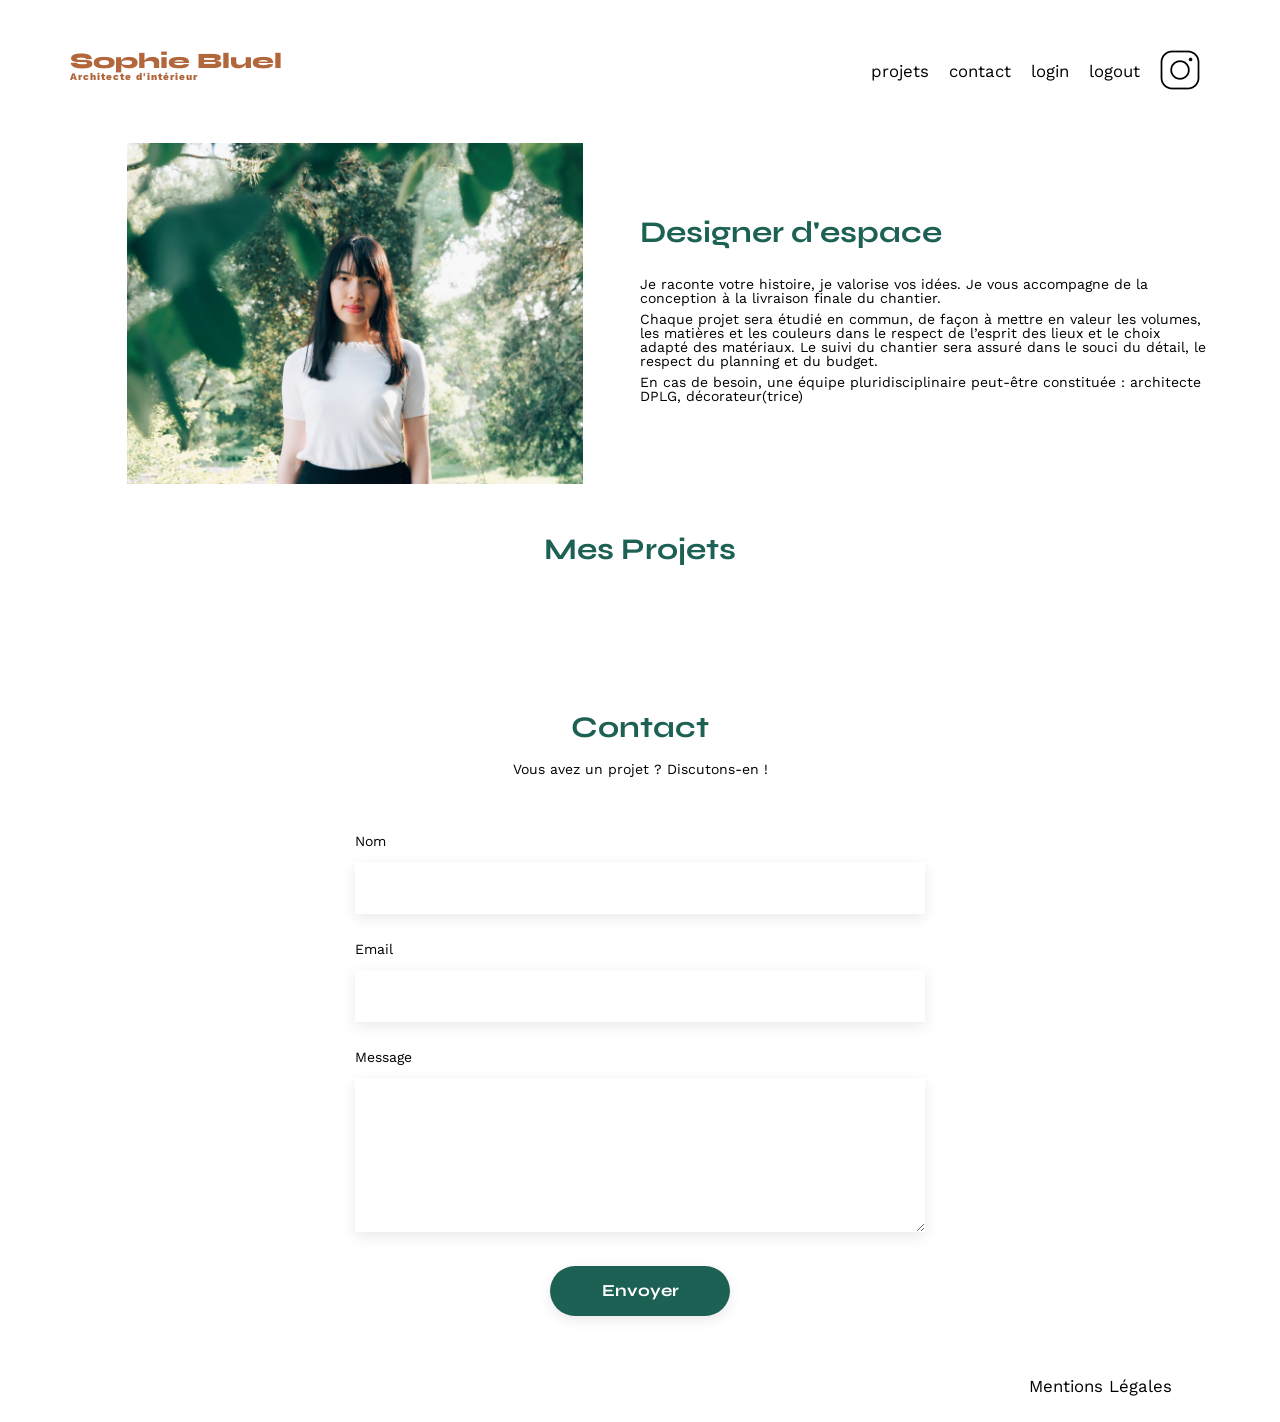
<file: index.html>
<!DOCTYPE html>
<html lang="fr">
<head>
	<meta charset="UTF-8">
	<title>Sophie Bluel - Architecte d'intérieur</title>
	<meta name="viewport" content="width=device-width, initial-scale=1.0">
	<link rel="preconnect" href="https://fonts.googleapis.com">
	<link rel="preconnect" href="https://fonts.gstatic.com" crossorigin>
	<link href="https://fonts.googleapis.com/css2?family=Syne:wght@700;800&family=Work+Sans&display=swap" rel="stylesheet">
	<link rel="stylesheet" href="https://cdnjs.cloudflare.com/ajax/libs/font-awesome/6.7.2/css/all.min.css">
	<meta name="description" content="">
	<link rel="stylesheet" href="./assets/style.css">
</head>
<body>
	<div class="hidden" id="banner">
		<i class="fa-regular fa-pen-to-square" aria-hidden="true"></i>
		Edition mode
	</div>
<header>
	<h1>Sophie Bluel <span>Architecte d'intérieur</span></h1>
	<nav>
		<ul>
			<li>projets</li>
			<li>contact</li>
			<li id="login"><a href="./login.html">login</a></li>
			<li id="logout" data-action="logout">logout</li>
			<li><img src="./assets/icons/instagram.png" alt="Instagram"></li>
		</ul>
	</nav>
</header>
<main>
	<section id="introduction">
		<figure>
			<img src="./assets/images/sophie-bluel.png" alt="">
		</figure>
		<article>
			<h2>Designer d'espace</h2>
			<p>Je raconte votre histoire, je valorise vos idées. Je vous accompagne de la conception à la livraison finale du chantier.</p>
			<p>Chaque projet sera étudié en commun, de façon à mettre en valeur les volumes, les matières et les couleurs dans le respect de l’esprit des lieux et le choix adapté des matériaux. Le suivi du chantier sera assuré dans le souci du détail, le respect du planning et du budget.</p>
			<p>En cas de besoin, une équipe pluridisciplinaire peut-être constituée : architecte DPLG, décorateur(trice)</p>
		</article>
	</section>
	<section id="portfolio">
		<div class="portfolio-heading">
			<h2>Mes Projets</h2>
			<a id="show-modal" data-action="open-modal" class="hidden">
				<i class="fa-regular fa-pen-to-square" aria-hidden="true"></i>
				modifier
			</a>
		</div>
		<div class="filters"></div>
		<div class="gallery"></div>

		<dialog id="edition-modal">

		</dialog>

		<template id="project-template">
			<figure>
				<img>
				<figcaption></figcaption>
			</figure>
		</template>

		<template id="category-template">
			<button class="filter-button" data-action="filter"></button>
		</template>
	</section>
	<section id="contact">
		<h2>Contact</h2>
		<p>Vous avez un projet ? Discutons-en !</p>
		<form action="#" method="post">
			<label for="name">Nom</label>
			<input type="text" name="name" id="name">
			<label for="email">Email</label>
			<input type="email" name="email" id="email">
			<label for="message">Message</label>
			<textarea name="message" id="message" cols="30" rows="10"></textarea>
			<input type="submit" value="Envoyer">
		</form>
	</section>
</main>

<footer>
	<nav>
		<ul>
			<li>Mentions Légales</li>
		</ul>
	</nav>
</footer>
<script src="./scripts/script.js" defer></script>
</body>
</html>
</file>
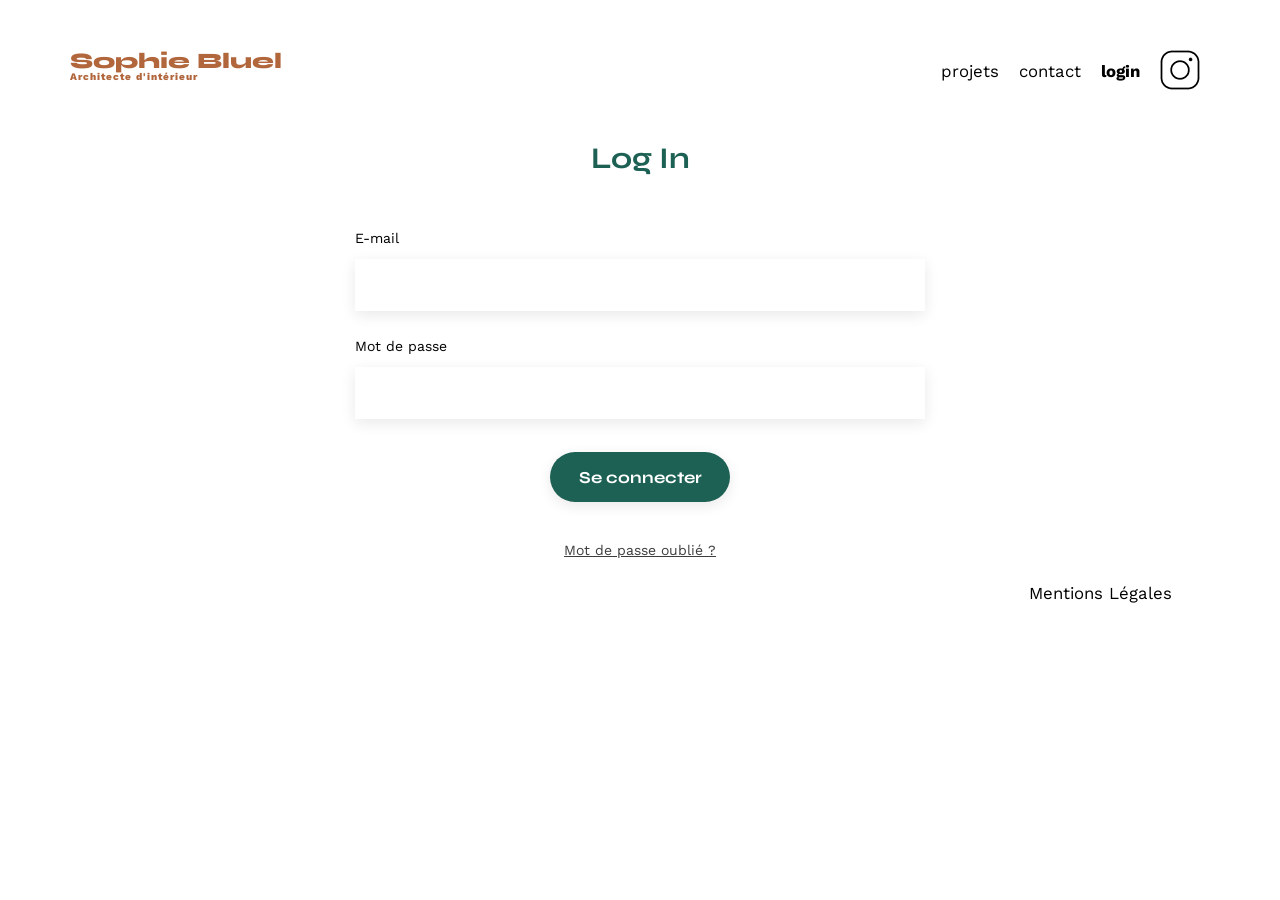
<file: login.html>
<!DOCTYPE html>
<html lang="fr">
<head>
	<meta charset="UTF-8">
	<title>Sophie Bluel - Architecte d'intérieur</title>
	<meta name="viewport" content="width=device-width, initial-scale=1.0">
	<link rel="preconnect" href="https://fonts.googleapis.com">
	<link rel="preconnect" href="https://fonts.gstatic.com" crossorigin>
	<link href="https://fonts.googleapis.com/css2?family=Syne:wght@700;800&family=Work+Sans&display=swap" rel="stylesheet">
	<meta name="description" content="">
	<link rel="stylesheet" href="./assets/style.css">
</head>
<body class="login-page">
<header>
	<h1>Sophie Bluel <span>Architecte d'intérieur</span></h1>
	<nav>
		<ul>
			<li>projets</li>
			<li>contact</li>
			<li>login</li>
			<li><img src="./assets/icons/instagram.png" alt="Instagram"></li>
		</ul>
	</nav>
</header>
<main>
	<section class="login-form">
		<h2>Log In</h2>
		<form action="login" method="post">
			<label for="email">E-mail</label>
			<input type="email" name="email" id="email">
			<label for="password">Mot de passe</label>
			<input type="password" name="password" id="password">
			<input type="submit" value="Se connecter" data-action="login">
		</form>
		<a href="#">Mot de passe oublié ?</a>
	</section>
</main>

<footer>
	<nav>
		<ul>
			<li>Mentions Légales</li>
		</ul>
	</nav>
</footer>
<script src="./scripts/script.js"></script>
</body>
</html>
</file>
<file: assets/style.css>
/* http://meyerweb.com/eric/tools/css/reset/
   v2.0 | 20110126
   License: none (public domain)
*/

html, body, div, span, applet, object, iframe,
h1, h2, h3, h4, h5, h6, p, blockquote, pre,
a, abbr, acronym, address, big, cite, code,
del, dfn, em, img, ins, kbd, q, s, samp,
small, strike, strong, sub, sup, tt, var,
b, u, i, center,
dl, dt, dd, ol, ul, li,
fieldset, form, label, legend,
table, caption, tbody, tfoot, thead, tr, th, td,
article, aside, canvas, details, embed,
figure, figcaption, footer, header, hgroup,
menu, nav, output, ruby, section, summary,
time, mark, audio, video {
	margin: 0;
	padding: 0;
	border: 0;
	font-size: 100%;
	font: inherit;
	vertical-align: baseline;
}
/* HTML5 display-role reset for older browsers */
article, aside, details, figcaption, figure,
footer, header, hgroup, menu, nav, section {
	display: block;
}
body {
	line-height: 1;
}
ol, ul {
	list-style: none;
}
blockquote, q {
	quotes: none;
}
blockquote:before, blockquote:after,
q:before, q:after {
	content: '';
	content: none;
}
table {
	border-collapse: collapse;
	border-spacing: 0;
}
/** end reset css**/
body {
	max-width: 1140px;
	margin:auto;
	font-family: 'Work Sans' ;
	font-size: 14px;
}
header {
	display: flex;
	justify-content: space-between;
	margin: 50px 0
}
section {
	margin: 50px 0
}

h1{
	display: flex;
	flex-direction: column;
	font-family: 'Syne';
	font-size: 22px;
	font-weight: 800;
	color: #B1663C
}

h1 > span {
	font-family: 'Work Sans';
	font-size:10px;
	letter-spacing: 0.1em;
;
}

h2{
	font-family: 'Syne';
	font-weight: 700;
	font-size: 30px;
	color: #1D6154
}
nav ul {
	display: flex;
	align-items: center;
	list-style-type: none;

}
nav li {
	padding: 0 10px;
	font-size: 1.2em;
}

nav li a {
	color: inherit;
	text-decoration: none;
}

li:hover {
	color: #B1663C;
}
#introduction {
	display: flex;
	align-items: center;
}
#introduction figure {
	flex: 1
}
#introduction img {
	display: block;
	margin: auto;
	width: 80%;
}

#introduction article {
	flex: 1
}
#introduction h2 {
	margin-bottom: 1em;
}

#introduction p {
	margin-bottom: 0.5em;
}
.portfolio-heading {
    display: flex;
    justify-content: center;
    align-items: center;
    gap: 1em;
	margin-bottom: 5em;
}

.portfolio-heading h2 {
    margin: 0;
}

#show-modal {
    margin-left: 1em;
}

.gallery {
	width: 100%;
	display: grid;
	grid-template-columns: 1fr 1fr 1fr;
	grid-column-gap: 20px;
	grid-row-gap: 20px;
}

.gallery img {
	width: 100%;

}
#contact, .login-form {
	width: 50%;
	margin: auto;
}
#contact > *, .login-form > * {
	text-align: center;

}
#contact h2, .login-form h2 {
	margin-bottom: 20px;
}
#contact form, .login-form form {
	text-align: left;
	margin-top:30px;
	display: flex;
	flex-direction: column;
}

#contact input, .login-form input {
	height: 50px;
	font-size: 1.2em;
	border: none;
	box-shadow: 0px 4px 14px rgba(0, 0, 0, 0.09);
}
#contact label, .login-form label {
	margin: 2em 0 1em 0;
}
#contact textarea, .login-form textarea,
.upload-modal form > input[type="text"],
.upload-modal form > select {
	border: none;
	box-shadow: 0px 4px 14px rgba(0, 0, 0, 0.09);
}

input[type="submit"],
.gallery-modal > button[data-action="show-upload"],
.upload-modal form > button[type="submit"] {
	font-family: 'Syne';
	font-weight: 700;
	color: white;
	background-color: #1D6154;
	display: block;
	margin : 2em auto ;
	width: 180px;
	padding: 10px 20px;
	border: 0;
	text-align: center;
	border-radius: 60px ;
	cursor: pointer;
}

footer nav ul {
	display: flex;
	justify-content: flex-end;
	margin: 2em
}

/* LOGIN PAGE */

.login-form a {
	display: block;
	margin-top: 0.5em;
	text-align: center;
	color: #3D3D3D;
}

.login-page header nav ul li:nth-child(3) {
	font-weight: bold;
}

/* MAIN PAGE */

.filters {
	display: flex;
	justify-content: center;
	margin-bottom: 2em;
}

.filter-button {
	font-family: 'Syne';
	font-weight: 700;
	font-size: 16px;
	color: #1D6154;
	border: 1px #1D6154 solid;
	padding: 8px 8px;
	text-align: center;
	border-radius: 60px;
	margin: 8px;
	background-color: transparent;
}

.active {
	color: white;
	background-color: #1D6154;
}

#banner {
	width: 100%;
	background-color: black;
	color: white;

	text-align: center;
	padding: 1.5em;
}
/* MODAL */

#edition-modal {
    width: min(90vw, 630px);
    max-height: 85vh;
    padding: 0;
    border: 0;
    border-radius: 16px;
    overflow: auto;
}

#edition-modal::backdrop {
    background: rgba(0, 0, 0, 0.6);
}

.gallery-modal h3,
.upload-modal h3 {
    margin-bottom: 35px;
    text-align: center;
    font-size: 20px;
}

.gallery-modal,
.upload-modal {
    position: relative;
	padding: 55px 100px 25px;
}

.gallery-modal > button[data-action="close-modal"],
.upload-modal > button[data-action="close-modal"],
.upload-modal > button[data-action="show-gallery"] {
    position: absolute;
    top: 20px;
    padding: 0;
    border: 0;
    background: transparent;
    color: #000;
    font-size: 16px;
    cursor: pointer;
}

.gallery-modal > button[data-action="close-modal"],
.upload-modal > button[data-action="close-modal"] {
    right: 20px;
}

.upload-modal > button[data-action="show-gallery"] {
    left: 20px;
}

#delete-project-list {
    display: grid;
    grid-template-columns: repeat(5, 1fr);
    gap: 10px;
    padding-bottom: 35px;
    border-bottom: 1px solid #b3b3b3;
}

#delete-project-list form {
    position: relative;
}

#delete-project-list img {
    display: block;
    width: 100%;
    aspect-ratio: 3 / 4;
    object-fit: cover;
}

#delete-project-list form button {
    position: absolute;
    top: 5px;
    right: 5px;
    width: 25px;
    height: 25px;
    border: 0;
    border-radius: 2px;
    background: #000;
    color: #fff;
    cursor: pointer;
}

.upload-modal form {
    display: flex;
    flex-direction: column;
}

.upload-modal form > label {
    margin: 18px 0 8px;
}

.upload-modal form > input[type="text"],
.upload-modal form > select {
    height: 40px;
    padding: 0 10px;
}

.upload-file-wrapper {
	position: relative;
	display: flex;
	min-height: 110px;
	flex-direction: column;
	align-items: center;
	justify-content: center;
	gap: 8px;
	overflow: hidden;
	background: #E8F1F6;
}

.upload-file-wrapper > i {
	color: #B9C9D0;
	font-size: 40px;
}

.upload-file-wrapper > label {
	display: flex;
	min-width: 135px;
	min-height: 30px;
	align-items: center;
	justify-content: center;
	border-radius: 20px;
	background: #CBD9DE;
	color: #306477;
	font-size: 12px;
	cursor: pointer;
}

.upload-file-wrapper > input[type="file"] {
	position: absolute;
	top: 48px;
	width: 150px;
	height: 32px;
	opacity: 0;
	cursor: pointer;
}

.upload-file-wrapper > p {
	color: #3D3D3D;
	font-size: 10px;
}

.upload-file-wrapper:has(#image-preview:not(.hidden)) > i,
.upload-file-wrapper:has(#image-preview:not(.hidden)) > label,
.upload-file-wrapper:has(#image-preview:not(.hidden)) > p {
	display: none;
}

.upload-file-wrapper:has(#image-preview:not(.hidden)) > input[type="file"] {
	top: 0;
	left: 0;
	width: 100%;
	height: 100%;
}

.upload-file-wrapper #image-preview {
	display: block;
	width: auto;
	max-width: 100%;
	height: 110px;
	margin: 0 auto;
	object-fit: contain;
}

.upload-file-wrapper #image-preview.hidden {
	display: none;
}

/* had to put it at the bottom to remove conflict with  filters parent */

.hidden {
	display: none;
}

/* svg of the editing logo */

#banner i,
#show-modal i {
    margin-right: 0.4em;
}
</file>
